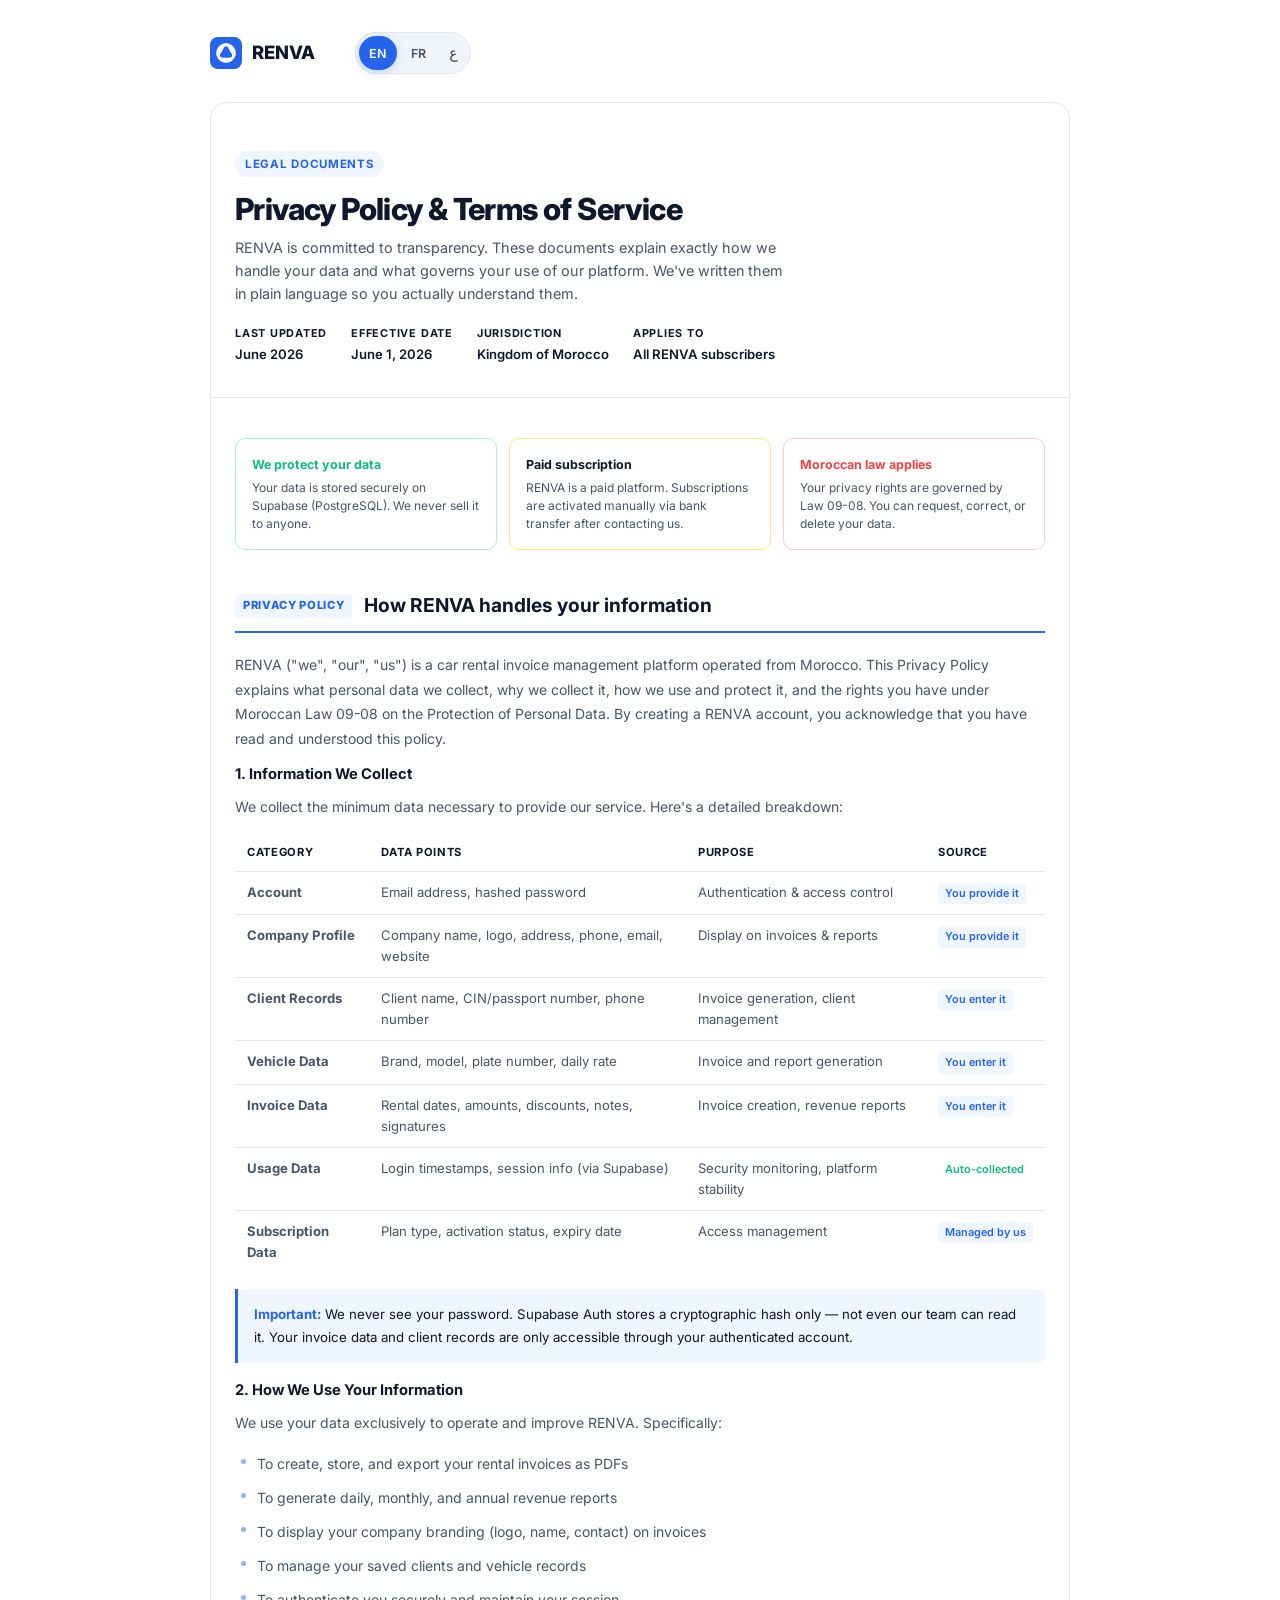
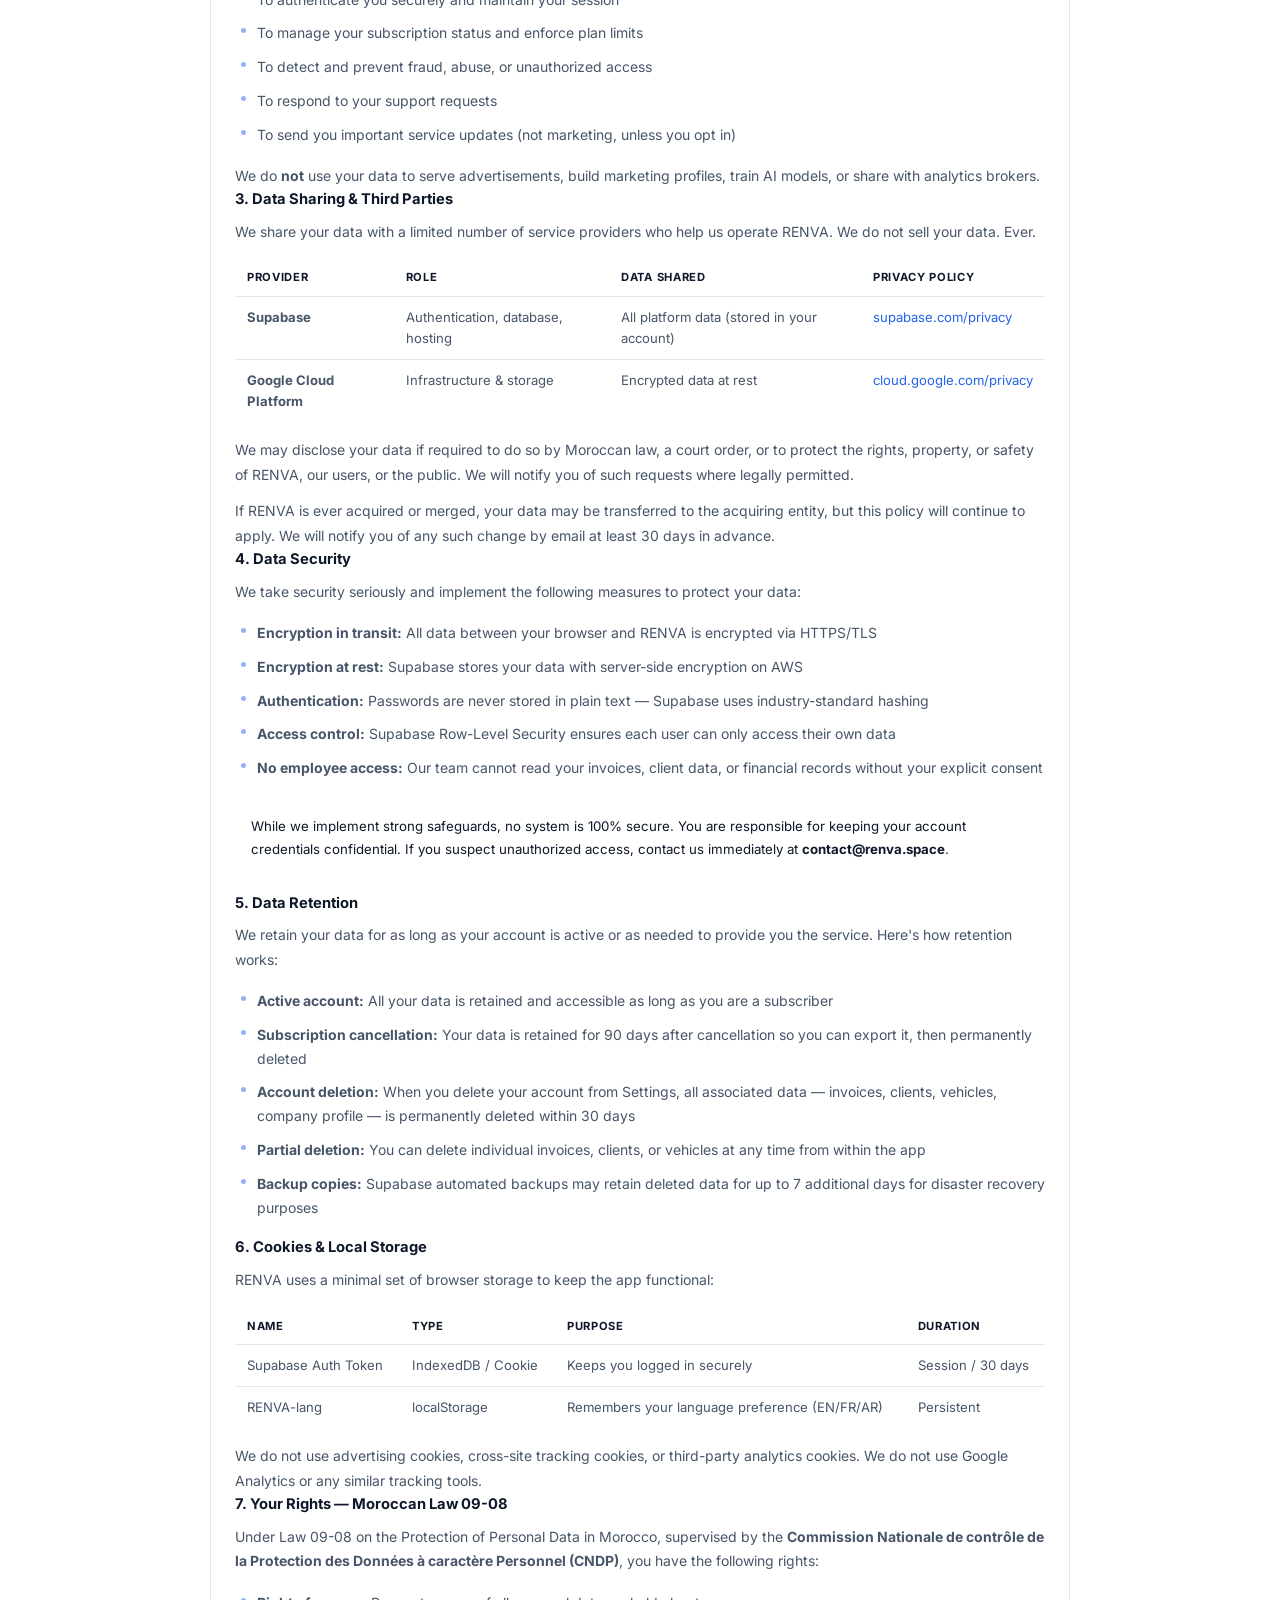
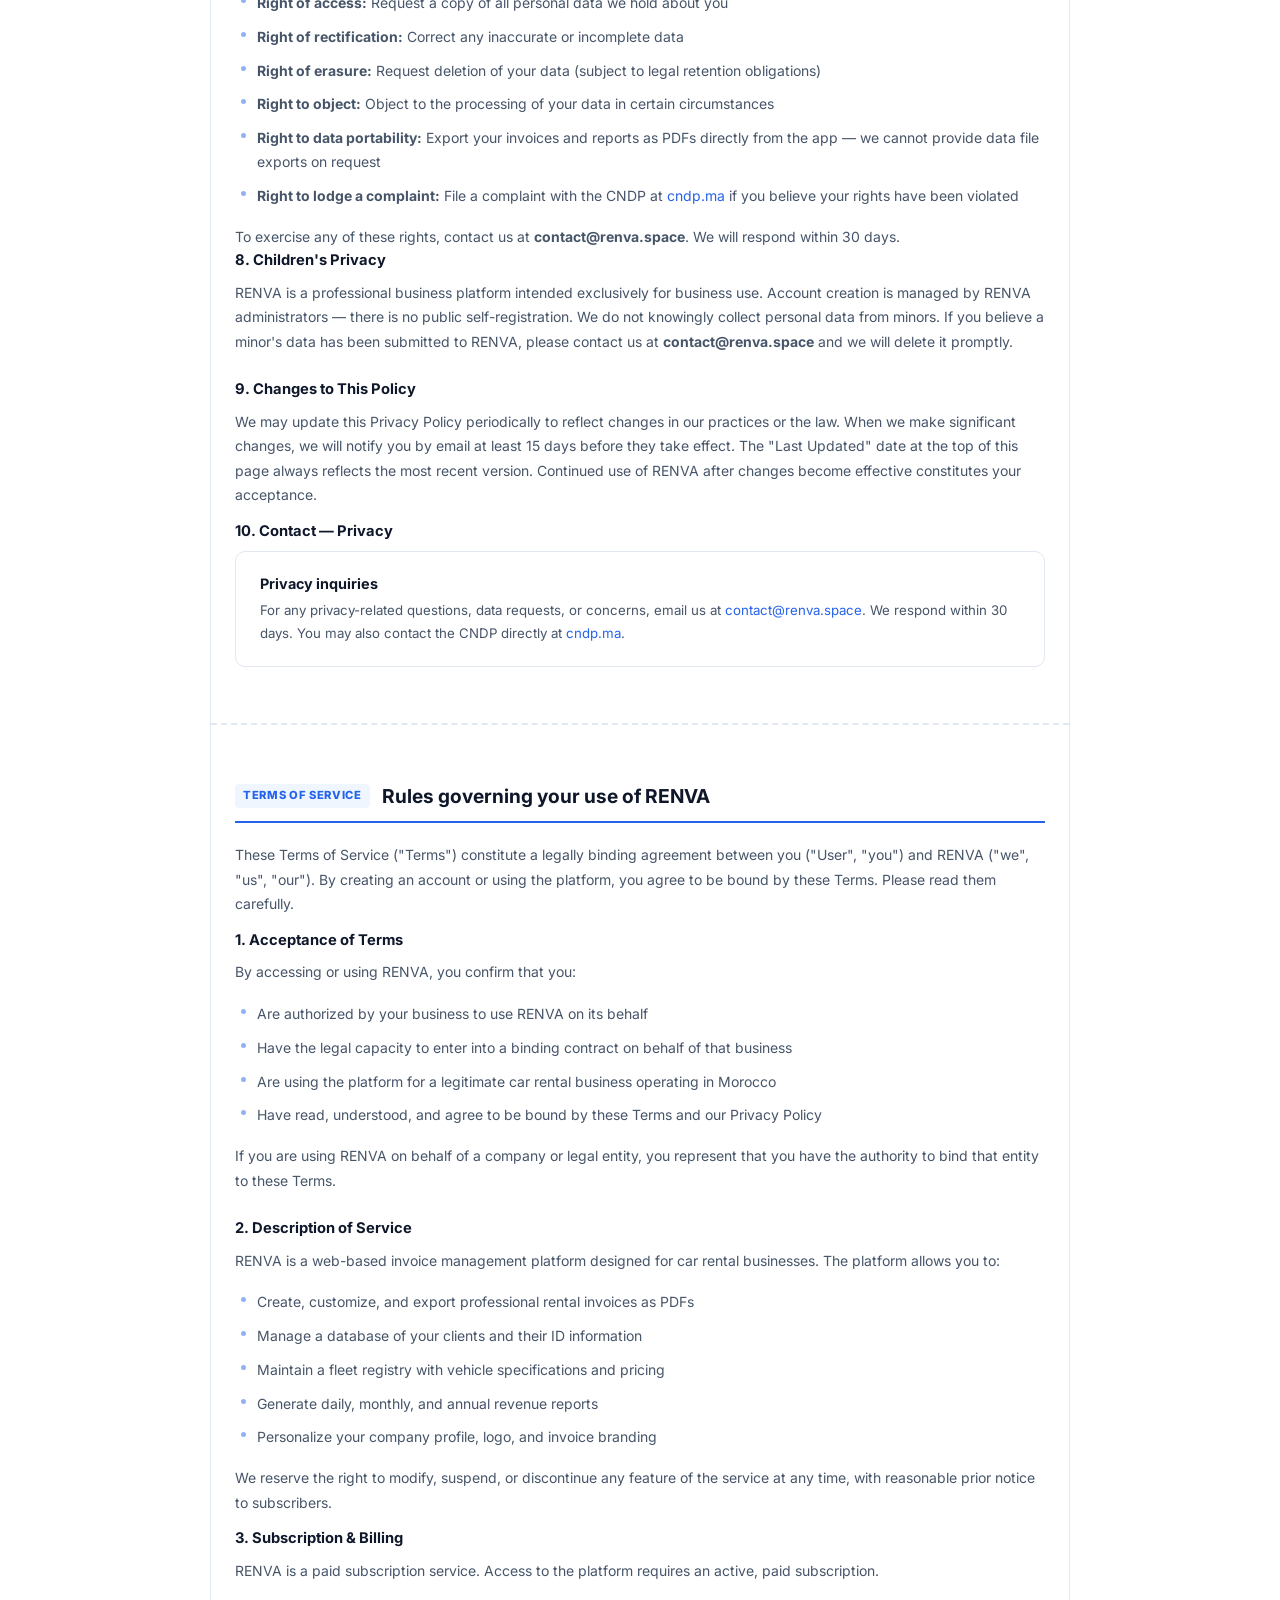
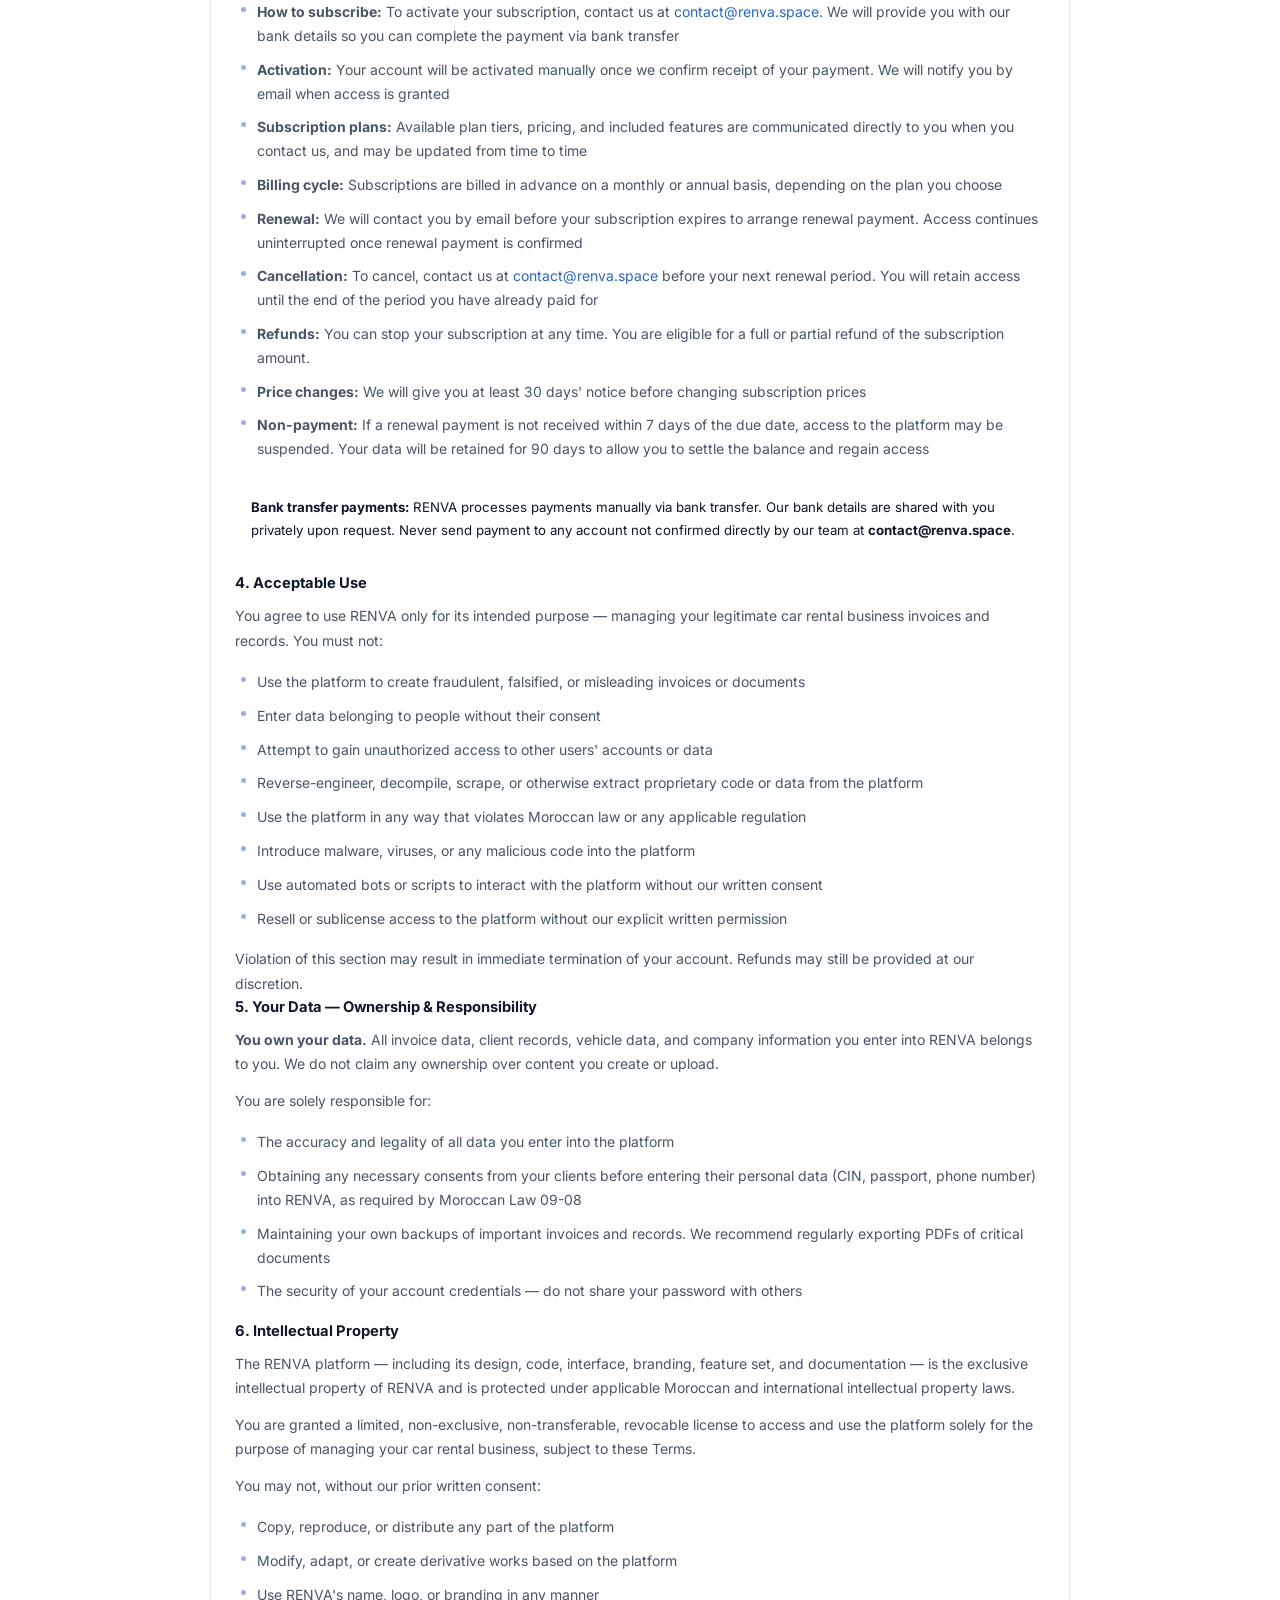
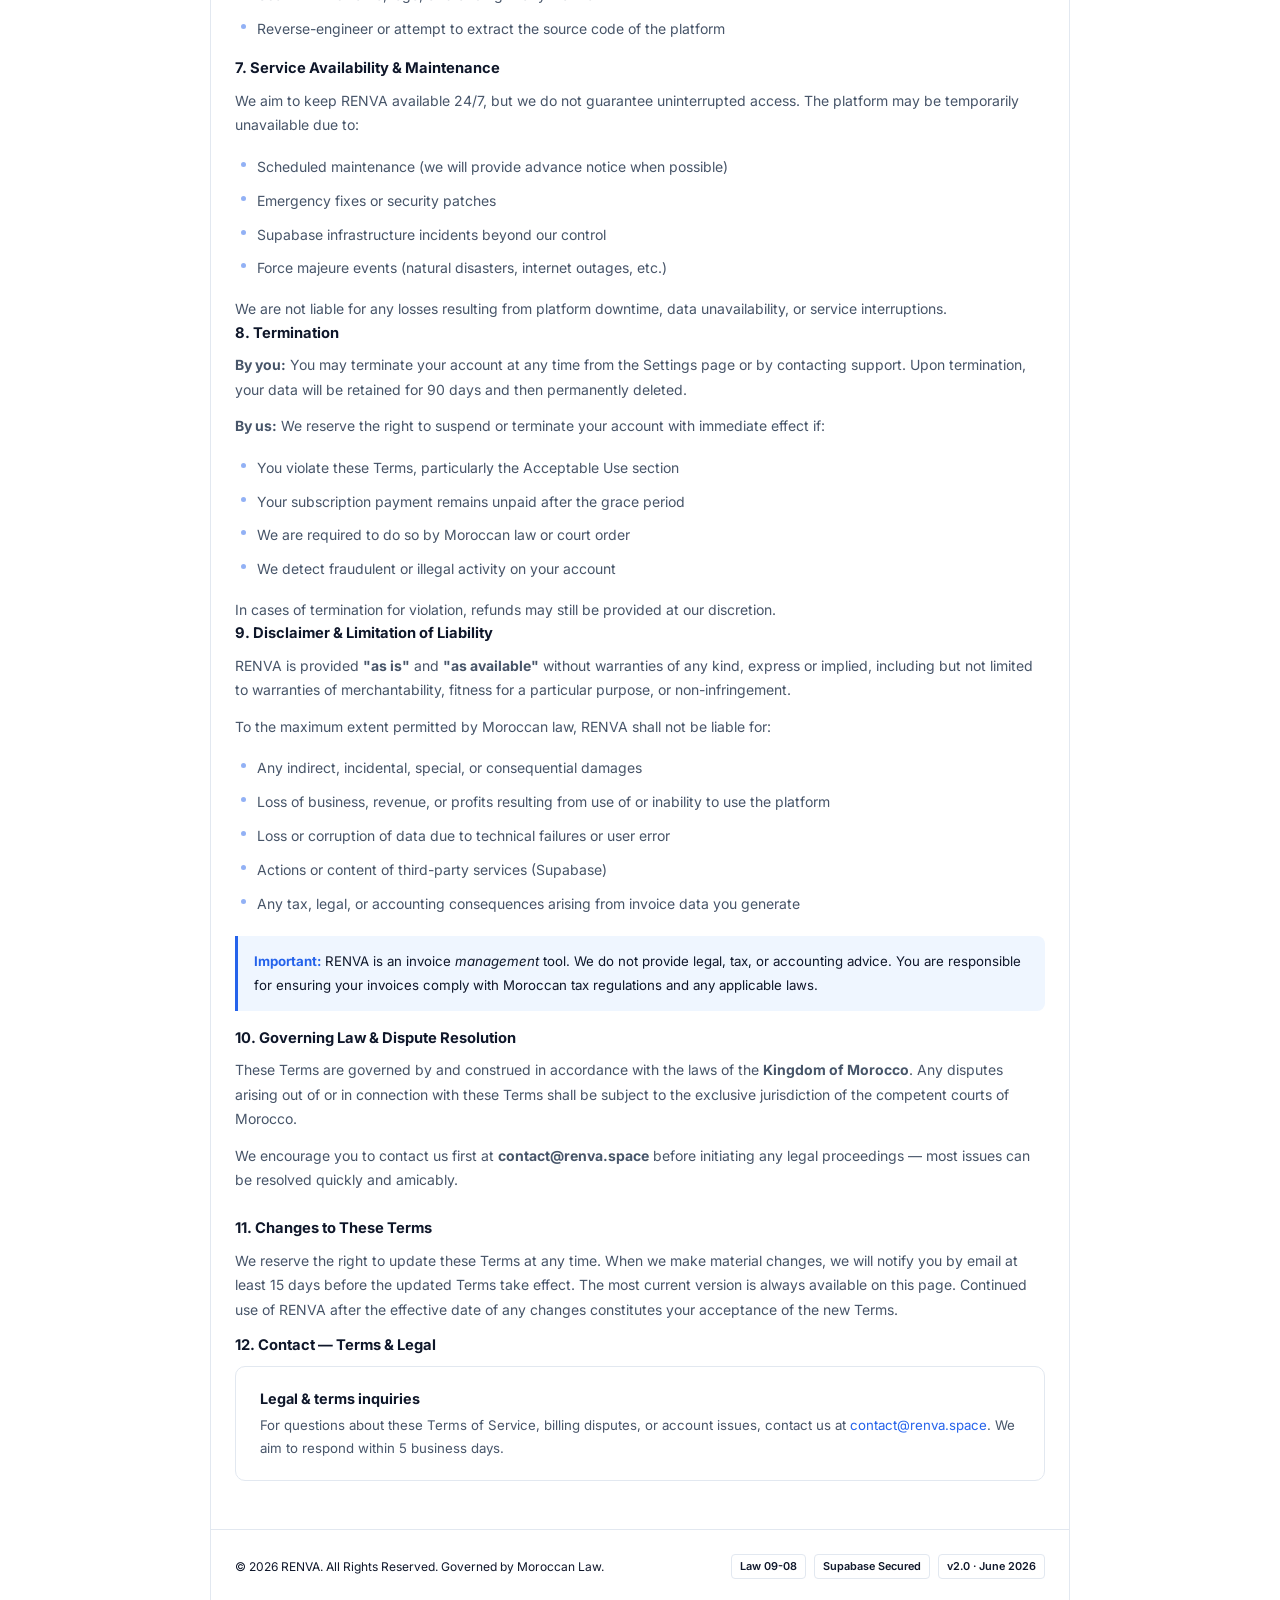
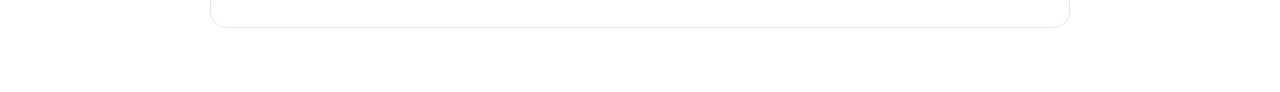
<file: legal.html>
<!DOCTYPE html>
<html lang="en" dir="ltr" data-theme="light">
<head>
  <meta charset="UTF-8" />
  <meta name="viewport" content="width=device-width, initial-scale=1.0" />
  <title>RENVA — Privacy Policy & Terms of Service</title>
  <meta name="description" content="RENVA Privacy Policy and Terms of Service for car rental invoice management platform. Data protection, refund policy, and acceptable use." />
  <meta name="keywords" content="RENVA privacy policy, terms of service rental software, data protection Morocco" />
  <link rel="icon" type="image/png" href="renvafavicon.png" sizes="32x32" />
  <link rel="stylesheet" href="style.css" />
  <link rel="preconnect" href="https://fonts.googleapis.com" />
  <link rel="preconnect" href="https://fonts.gstatic.com" crossorigin />
  <link href="https://fonts.googleapis.com/css2?family=Inter:wght@300;400;500;600;700;800&family=Noto+Sans+Arabic:wght@400;500;600;700&display=swap" rel="stylesheet" />
  <style>
    *, *::before, *::after { box-sizing: border-box; margin: 0; padding: 0; }

    body {
      font-family: 'Inter', 'Noto Sans Arabic', sans-serif;
      background: var(--bg-body);
      color: var(--text-primary);
      min-height: 100vh;
      padding: 32px 20px 64px;
      display: flex; flex-direction: column;
      align-items: center;
    }

    /* ── TOP BAR ── */
    .topbar {
      width: 100%; max-width: 860px;
      display: flex; align-items: center;
      gap: 40px; margin-bottom: 28px;
    }
    .logo {
      display: flex; align-items: center; gap: 10px;
      font-size: 1.15rem; font-weight: 800;
      color: var(--text-primary); text-decoration: none;
    }
    .logo-icon {
      width: 32px; height: 32px; background: var(--primary);
      border-radius: 8px; display: flex; align-items: center;
      justify-content: center; color: #fff; font-weight: 800; font-size: 14px;
    }
    .legal-logo-img { width: 24px; height: 24px; object-fit: contain; }
    .topbar-right { display: flex; align-items: center; gap: 10px; }
    
    /* ── MAIN CARD ── */
    .legal-card {
      width: 100%; max-width: 860px;
      background: var(--bg-surface);
      border: 1px solid var(--border-color);
      border-radius: 16px; padding: 48px 0;
    }

    /* ── HERO ── */
    .legal-hero {
      border-bottom: 1px solid var(--border-color);
      padding: 0 24px 32px; margin-bottom: 40px;
    }
    .legal-hero-badge {
      display: inline-flex; align-items: center; gap: 6px;
      background: var(--primary-light); color: var(--primary);
      font-size: 0.72rem; font-weight: 700; letter-spacing: .06em;
      text-transform: uppercase; padding: 4px 10px; border-radius: 20px;
      margin-bottom: 14px;
    }
    .legal-hero h1 { font-size: 1.9rem; font-weight: 800; line-height: 1.2; margin-bottom: 8px; }
    .legal-hero p { font-size: 0.9rem; color: var(--text-secondary); max-width: 560px; line-height: 1.6; }
    .legal-meta {
      display: flex; gap: 24px; margin-top: 20px; flex-wrap: wrap;
    }
    .legal-meta-item {
      display: flex; flex-direction: column; gap: 2px;
    }
    .legal-meta-item .label {
      font-size: 0.68rem; font-weight: 700; letter-spacing: .07em;
      text-transform: uppercase; color: var(--text-muted);
    }
    .legal-meta-item .value {
      font-size: 0.82rem; font-weight: 600; color: var(--text-primary);
    }

    /* ── QUICK SUMMARY CARDS ── */
    .summary-grid {
      display: grid; grid-template-columns: repeat(3, 1fr);
      gap: 12px; margin-bottom: 40px; padding: 0 24px;
    }
    .summary-card {
      border-radius: 10px; padding: 16px; border: 1px solid;
    }
    .summary-card.green { background: var(--green-light); border-color: #A7F3D0; }
    .summary-card.amber { background: var(--amber-light); border-color: #FDE68A; }
    .summary-card.red { background: var(--red-light); border-color: #FECACA; }
    .summary-card .sc-icon { font-size: 1.4rem; margin-bottom: 6px; }
    .summary-card .sc-title { font-size: 0.78rem; font-weight: 700; margin-bottom: 4px; }
    .summary-card.green .sc-title { color: var(--green); }
    .summary-card.amber .sc-title { color: var(--amber); }
    .summary-card.red .sc-title { color: var(--red); }
    .summary-card .sc-text { font-size: 0.75rem; color: var(--text-secondary); line-height: 1.5; }

    /* ── SECTION ── */
    .doc-section { margin-bottom: 48px; scroll-margin-top: 24px; padding: 0 24px; }
    .doc-section:last-child { margin-bottom: 0; }

    .section-header {
      display: flex; align-items: center; gap: 12px;
      border-bottom: 2px solid var(--primary); padding-bottom: 10px;
      margin-bottom: 20px;
    }
    .section-badge {
      font-size: 0.7rem; font-weight: 800; letter-spacing: .06em;
      text-transform: uppercase; color: var(--primary);
      background: var(--primary-light); padding: 3px 8px; border-radius: 4px;
    }
    .section-title { font-size: 1.2rem; font-weight: 700; }

    h3 {
      font-size: 0.92rem; font-weight: 700;
      color: var(--text-primary); margin: 24px 0 8px;
    }
    h3:first-child { margin-top: 0; }

    p {
      font-size: 0.875rem; line-height: 1.75;
      color: var(--text-secondary); margin-bottom: 12px;
    }
    p:last-child { margin-bottom: 0; }

    ul, ol { padding-left: 0; list-style: none; margin-bottom: 12px; }
    li {
      font-size: 0.875rem; line-height: 1.7;
      color: var(--text-secondary); padding: 5px 0 5px 22px;
      position: relative;
    }
    li::before {
      content: ''; position: absolute; left: 6px; top: 12px;
      width: 5px; height: 5px; border-radius: 50%;
      background: var(--primary); opacity: .5;
    }
    ol { counter-reset: ol-counter; }
    ol li::before {
      content: counter(ol-counter);
      counter-increment: ol-counter;
      background: none; border-radius: 0;
      width: auto; height: auto; top: 6px; left: 0;
      font-size: 0.75rem; font-weight: 700;
      color: var(--primary);
    }

    a { color: var(--primary); text-decoration: none; }
    a:hover { text-decoration: underline; }

    /* ── INFO BOX ── */
    .info-box {
      background: var(--primary-light); border-inline-start: 3px solid var(--primary);
      border-radius: 0 8px 8px 0; padding: 14px 16px; margin: 16px 0;
    }
    body.rtl .info-box { border-radius: 8px 0 0 8px; }
    .info-box p { font-size: 0.83rem; color: var(--text-primary); margin: 0; }
    .info-box strong { color: var(--primary); }

    .warn-box {
      background: var(--amber-light); border-inline-start: 3px solid var(--amber);
      border-radius: 0 8px 8px 0; padding: 14px 16px; margin: 16px 0;
    }
    body.rtl .warn-box { border-radius: 8px 0 0 8px; }
    .warn-box p { font-size: 0.83rem; color: var(--text-primary); margin: 0; }

    /* ── DATA TABLE ── */
    .table-wrap { overflow-x: auto; margin: 16px 0; }
    .data-table { width: 100%; border-collapse: collapse; font-size: 0.82rem; }
    .data-table th {
      text-align: start; padding: 9px 12px;
      background: var(--bg-muted); color: var(--text-muted);
      font-size: 0.7rem; font-weight: 700; letter-spacing: .06em;
      text-transform: uppercase; border-bottom: 1px solid var(--border-color);
    }
    .data-table td {
      padding: 10px 12px; border-bottom: 1px solid var(--border-color);
      color: var(--text-secondary); vertical-align: top;
    }
    .data-table tr:last-child td { border-bottom: none; }
    .data-table tr:hover td { background: var(--bg-muted); }
    .tag {
      display: inline-block; font-size: 0.68rem; font-weight: 600;
      padding: 2px 7px; border-radius: 4px; white-space: nowrap;
    }
    .tag-blue { background: var(--primary-light); color: var(--primary); }
    .tag-green { background: var(--green-light); color: var(--green); }
    .tag-amber { background: var(--amber-light); color: var(--amber); }

    /* ── DIVIDER ── */
    .doc-divider {
      border: none; border-top: 2px dashed var(--border-color);
      margin: 56px 0;
    }

    /* ── CONTACT BLOCK ── */
    .contact-block {
      background: var(--bg-muted); border: 1px solid var(--border-color);
      border-radius: 10px; padding: 20px 24px;
      display: flex; align-items: flex-start; gap: 16px;
    }
    .contact-icon { font-size: 1.6rem; }
    .contact-block h4 { font-size: 0.9rem; font-weight: 700; margin-bottom: 4px; }
    .contact-block p { font-size: 0.83rem; margin: 0; }

    /* ── FOOTER ── */
    .legal-footer {
      margin-top: 48px; padding: 24px 24px 0;
      border-top: 1px solid var(--border-color);
      display: flex; align-items: center; justify-content: space-between;
      flex-wrap: wrap; gap: 12px;
    }
    .legal-footer p { font-size: 0.75rem; color: var(--text-muted); margin: 0; }
    .footer-badges { display: flex; gap: 8px; }
    .footer-badge {
      font-size: 0.68rem; font-weight: 600; padding: 3px 8px;
      border-radius: 4px; background: var(--bg-muted);
      border: 1px solid var(--border-color); color: var(--text-muted);
    }

    /* ── RESPONSIVE ── */
    @media (max-width: 900px) {
      body { padding: 16px 12px 48px; }
      .legal-card { padding: 28px 0; border-radius: 12px; }
      .topbar { gap: 16px; }
      .legal-hero { padding: 0 16px 28px; }
      .legal-hero h1 { font-size: 1.4rem; }
      .summary-grid { padding: 0 16px; grid-template-columns: 1fr; }
      .doc-section { padding: 0 16px; }
      .contact-block { flex-direction: column; gap: 8px; padding: 16px; }
      .legal-footer { flex-direction: column; text-align: center; padding: 20px 16px 0; }
    }
  </style>
</head>
<body>

<!-- TOP BAR -->
<div class="topbar">
  <a class="logo" href="#">
    <div class="logo-icon"><img src="renvalogo.png" alt="RENVA" class="legal-logo-img" /></div>
    RENVA
  </a>
  <div class="topbar-right">
    <div class="lang-switcher">
      <button class="lang-btn" data-lang="en">EN</button>
      <button class="lang-btn" data-lang="fr">FR</button>
      <button class="lang-btn" data-lang="ar">ع</button>
    </div>
    <!-- theme toggle removed -->
  </div>
</div>

<main class="legal-card">

    <!-- HERO -->
    <div class="legal-hero">
      <div class="legal-hero-badge" data-i18n="legal.badge">Legal Documents</div>
      <h1 data-i18n="legal.subtitle">Privacy Policy &amp; Terms of Service</h1>
      <p data-i18n="legal.hero.text">RENVA is committed to transparency. These documents explain exactly how we handle your data and what governs your use of our platform. We've written them in plain language so you actually understand them.</p>
      <div class="legal-meta">
        <div class="legal-meta-item">
          <span class="label" data-i18n="legal.lastUpdated">Last Updated</span>
          <span class="value" data-i18n="legal.hero.lastUpdated">June 2026</span>
        </div>
        <div class="legal-meta-item">
          <span class="label" data-i18n="legal.effectiveDate">Effective Date</span>
          <span class="value" data-i18n="legal.hero.effectiveDate">June 1, 2026</span>
        </div>
        <div class="legal-meta-item">
          <span class="label" data-i18n="legal.jurisdiction">Jurisdiction</span>
          <span class="value" data-i18n="legal.hero.jurisdiction">Kingdom of Morocco</span>
        </div>
        <div class="legal-meta-item">
          <span class="label" data-i18n="legal.appliesTo">Applies To</span>
          <span class="value" data-i18n="legal.hero.appliesTo">All RENVA subscribers</span>
        </div>
      </div>
    </div>

    <!-- QUICK SUMMARY -->
    <div class="summary-grid">
      <div class="summary-card green">

        <div class="sc-title" data-i18n="legal.summary1Title">We protect your data</div>
        <div class="sc-text" data-i18n="legal.summary1Text">Your data is stored securely on Supabase (PostgreSQL). We never sell it to anyone.</div>
      </div>
      <div class="summary-card amber">

        <div class="sc-title" data-i18n="legal.summary2Title">Paid subscription</div>
        <div class="sc-text" data-i18n="legal.summary2Text">RENVA is a paid platform. Subscriptions are activated manually via bank transfer after contacting us.</div>
      </div>
      <div class="summary-card red">

        <div class="sc-title" data-i18n="legal.summary3Title">Moroccan law applies</div>
        <div class="sc-text" data-i18n="legal.summary3Text">Your privacy rights are governed by Law 09-08. You can request, correct, or delete your data.</div>
      </div>
    </div>

    <!-- ══════════════════════════════════════════════ -->
    <!--  PRIVACY POLICY                                -->
    <!-- ══════════════════════════════════════════════ -->
    <div id="privacy" class="doc-section">
      <div class="section-header">
        <span class="section-badge" data-i18n="legal.privacy.title">Privacy Policy</span>
        <span class="section-title" data-i18n="legal.privacy.sectionTitle">How RENVA handles your information</span>
      </div>

      <p data-i18n="legal.privacy.introParagraph">RENVA ("we", "our", "us") is a car rental invoice management platform operated from Morocco. This Privacy Policy explains what personal data we collect, why we collect it, how we use and protect it, and the rights you have under Moroccan Law 09-08 on the Protection of Personal Data. By creating a RENVA account, you acknowledge that you have read and understood this policy.</p>

      <!-- 1. What we collect -->
      <div id="what-we-collect">
        <h3 data-i18n="legal.privacy.dataTitle">1. Information We Collect</h3>
        <p data-i18n="legal.privacy.dataTableIntro">We collect the minimum data necessary to provide our service. Here's a detailed breakdown:</p>

        <div class="table-wrap">
        <table class="data-table">
          <thead>
            <tr>
              <th data-i18n="legal.privacy.dataTable.category">Category</th>
              <th data-i18n="legal.privacy.dataTable.dataPoints">Data Points</th>
              <th data-i18n="legal.privacy.dataTable.purpose">Purpose</th>
              <th data-i18n="legal.privacy.dataTable.source">Source</th>
            </tr>
          </thead>
          <tbody>
            <tr>
              <td><strong data-i18n="legal.privacy.dataTable.categoryAccount">Account</strong></td>
              <td data-i18n="legal.privacy.dataTable.emailHashedPwd">Email address, hashed password</td>
              <td data-i18n="legal.privacy.dataTable.authAccess">Authentication &amp; access control</td>
              <td><span class="tag tag-blue" data-i18n="legal.privacy.dataTable.youProvide">You provide it</span></td>
            </tr>
            <tr>
              <td><strong data-i18n="legal.privacy.dataTable.categoryCompany">Company Profile</strong></td>
              <td data-i18n="legal.privacy.dataTable.companyInfo">Company name, logo, address, phone, email, website</td>
              <td data-i18n="legal.privacy.dataTable.displayInvoices">Display on invoices &amp; reports</td>
              <td><span class="tag tag-blue" data-i18n="legal.privacy.dataTable.youProvide">You provide it</span></td>
            </tr>
            <tr>
              <td><strong data-i18n="legal.privacy.dataTable.categoryClient">Client Records</strong></td>
              <td data-i18n="legal.privacy.dataTable.clientInfoFields">Client name, CIN/passport number, phone number</td>
              <td data-i18n="legal.privacy.dataTable.invoiceGen">Invoice generation, client management</td>
              <td><span class="tag tag-blue" data-i18n="legal.privacy.dataTable.youEnter">You enter it</span></td>
            </tr>
            <tr>
              <td><strong data-i18n="legal.privacy.dataTable.categoryVehicle">Vehicle Data</strong></td>
              <td data-i18n="legal.privacy.dataTable.vehicleFields">Brand, model, plate number, daily rate</td>
              <td data-i18n="legal.privacy.dataTable.invoiceReportGen">Invoice and report generation</td>
              <td><span class="tag tag-blue" data-i18n="legal.privacy.dataTable.youEnter">You enter it</span></td>
            </tr>
            <tr>
              <td><strong data-i18n="legal.privacy.dataTable.categoryInvoice">Invoice Data</strong></td>
              <td data-i18n="legal.privacy.dataTable.invoiceFields">Rental dates, amounts, discounts, notes, signatures</td>
              <td data-i18n="legal.privacy.dataTable.invoiceCreation">Invoice creation, revenue reports</td>
              <td><span class="tag tag-blue" data-i18n="legal.privacy.dataTable.youEnter">You enter it</span></td>
            </tr>
            <tr>
              <td><strong data-i18n="legal.privacy.dataTable.categoryUsage">Usage Data</strong></td>
              <td data-i18n="legal.privacy.dataTable.usageFields">Login timestamps, session info (via Supabase)</td>
              <td data-i18n="legal.privacy.dataTable.securityMonitoring">Security monitoring, platform stability</td>
              <td><span class="tag tag-green" data-i18n="legal.privacy.dataTable.autoCollected">Auto-collected</span></td>
            </tr>
            <tr>
              <td><strong data-i18n="legal.privacy.dataTable.categorySubscription">Subscription Data</strong></td>
              <td data-i18n="legal.privacy.dataTable.subscriptionFields">Plan type, activation status, expiry date</td>
              <td data-i18n="legal.privacy.dataTable.accessManagement">Access management</td>
              <td><span class="tag tag-blue" data-i18n="legal.privacy.dataTable.managedByUs">Managed by us</span></td>
            </tr>
          </tbody>
        </table>
        </div>

        <div class="info-box">
          <p><strong data-i18n="legal.privacy.importantLabel">Important:</strong> <span data-i18n="legal.privacy.securityImportantText">We never see your password. Supabase Auth stores a cryptographic hash only — not even our team can read it. Your invoice data and client records are only accessible through your authenticated account.</span></p>
        </div>
      </div>

      <!-- 2. How we use -->
      <div id="how-we-use">
        <h3 data-i18n="legal.privacy.useTitle">2. How We Use Your Information</h3>
        <p data-i18n="legal.privacy.useIntro">We use your data exclusively to operate and improve RENVA. Specifically:</p>
        <ul>
          <li data-i18n="legal.privacy.useList.createStoreExport">To create, store, and export your rental invoices as PDFs</li>
          <li data-i18n="legal.privacy.useList.generateReports">To generate daily, monthly, and annual revenue reports</li>
          <li data-i18n="legal.privacy.useList.displayBranding">To display your company branding (logo, name, contact) on invoices</li>
          <li data-i18n="legal.privacy.useList.manageSavedClients">To manage your saved clients and vehicle records</li>
          <li data-i18n="legal.privacy.useList.authenticateSession">To authenticate you securely and maintain your session</li>
          <li data-i18n="legal.privacy.useList.manageSubscription">To manage your subscription status and enforce plan limits</li>
          <li data-i18n="legal.privacy.useList.detectFraud">To detect and prevent fraud, abuse, or unauthorized access</li>
          <li data-i18n="legal.privacy.useList.supportRequests">To respond to your support requests</li>
          <li data-i18n="legal.privacy.useList.serviceUpdates">To send you important service updates (not marketing, unless you opt in)</li>
        </ul>
        <p><span data-i18n="legal.privacy.useNoAdsPart1">We do </span><strong data-i18n="legal.privacy.useNoAdsBold">not</strong><span data-i18n="legal.privacy.useNoAdsPart2"> use your data to serve advertisements, build marketing profiles, train AI models, or share with analytics brokers.</span></p>
      </div>

      <!-- 3. Data sharing -->
      <div id="data-sharing">
        <h3 data-i18n="legal.privacy.shareTitle">3. Data Sharing &amp; Third Parties</h3>
        <p data-i18n="legal.privacy.shareIntro">We share your data with a limited number of service providers who help us operate RENVA. We do not sell your data. Ever.</p>

        <div class="table-wrap">
        <table class="data-table">
          <thead>
            <tr>
              <th data-i18n="legal.privacy.shareTable.provider">Provider</th>
              <th data-i18n="legal.privacy.shareTable.role">Role</th>
              <th data-i18n="legal.privacy.shareTable.dataShared">Data Shared</th>
              <th data-i18n="legal.privacy.shareTable.privacyPolicy">Privacy Policy</th>
            </tr>
          </thead>
          <tbody>
            <tr>
              <td><strong data-i18n="legal.privacy.shareTable.firebaseLabel">Supabase</strong></td>
              <td data-i18n="legal.privacy.shareTable.firebaseRole">Authentication, database, hosting</td>
              <td data-i18n="legal.privacy.shareTable.firebaseData">All platform data (stored in your account)</td>
              <td><a data-i18n="legal.privacy.shareTable.firebasePolicyLink" href="https://supabase.com/privacy" target="_blank">supabase.com/privacy</a></td>
            </tr>
            <tr>
              <td><strong data-i18n="legal.privacy.shareTable.gcpLabel">Google Cloud Platform</strong></td>
              <td data-i18n="legal.privacy.shareTable.gcpRole">Infrastructure &amp; storage</td>
              <td data-i18n="legal.privacy.shareTable.gcpData">Encrypted data at rest</td>
              <td><a data-i18n="legal.privacy.shareTable.gcpPolicyLink" href="https://cloud.google.com/privacy" target="_blank">cloud.google.com/privacy</a></td>
            </tr>
          </tbody>
        </table>
        </div>

        <p data-i18n="legal.privacy.shareLegalDisclosure">We may disclose your data if required to do so by Moroccan law, a court order, or to protect the rights, property, or safety of RENVA, our users, or the public. We will notify you of such requests where legally permitted.</p>

        <p data-i18n="legal.privacy.shareAcquisition">If RENVA is ever acquired or merged, your data may be transferred to the acquiring entity, but this policy will continue to apply. We will notify you of any such change by email at least 30 days in advance.</p>
      </div>

      <!-- 4. Security -->
      <div id="data-security">
        <h3 data-i18n="legal.privacy.securityTitle">4. Data Security</h3>
        <p data-i18n="legal.privacy.securityIntro">We take security seriously and implement the following measures to protect your data:</p>
        <ul>
          <li><strong data-i18n="legal.privacy.securityList.encryptTransitLabel">Encryption in transit:</strong> <span data-i18n="legal.privacy.securityList.encryptTransitText">All data between your browser and RENVA is encrypted via HTTPS/TLS</span></li>
          <li><strong data-i18n="legal.privacy.securityList.encryptRestLabel">Encryption at rest:</strong> <span data-i18n="legal.privacy.securityList.encryptRestText">Supabase stores your data with server-side encryption on AWS</span></li>
          <li><strong data-i18n="legal.privacy.securityList.authLabel">Authentication:</strong> <span data-i18n="legal.privacy.securityList.authText">Passwords are never stored in plain text — Supabase uses industry-standard hashing</span></li>
          <li><strong data-i18n="legal.privacy.securityList.accessLabel">Access control:</strong> <span data-i18n="legal.privacy.securityList.accessText">Row-Level Security (RLS) policies ensure each user can only access their own data</span></li>
          <li><strong data-i18n="legal.privacy.securityList.noAccessLabel">No employee access:</strong> <span data-i18n="legal.privacy.securityList.noAccessText">Our team cannot read your invoices, client data, or financial records without your explicit consent</span></li>
        </ul>
        <div class="warn-box">
          <p><span data-i18n="legal.privacy.warnBoxText">While we implement strong safeguards, no system is 100% secure. You are responsible for keeping your account credentials confidential. If you suspect unauthorized access, contact us immediately at </span><strong data-i18n="legal.privacy.warnBoxEmail">contact@renva.space</strong><span data-i18n="legal.privacy.warnBoxPeriod">.</span></p>
        </div>
      </div>

      <!-- 5. Retention -->
      <div id="data-retention">
        <h3 data-i18n="legal.privacy.retainTitle">5. Data Retention</h3>
        <p data-i18n="legal.privacy.retainIntro">We retain your data for as long as your account is active or as needed to provide you the service. Here's how retention works:</p>
        <ul>
          <li><strong data-i18n="legal.privacy.retainList.activeLabel">Active account:</strong> <span data-i18n="legal.privacy.retainList.activeText">All your data is retained and accessible as long as you are a subscriber</span></li>
          <li><strong data-i18n="legal.privacy.retainList.cancelLabel">Subscription cancellation:</strong> <span data-i18n="legal.privacy.retainList.cancelText">Your data is retained for 90 days after cancellation so you can export it, then permanently deleted</span></li>
          <li><strong data-i18n="legal.privacy.retainList.deleteLabel">Account deletion:</strong> <span data-i18n="legal.privacy.retainList.deleteText">When you delete your account from Settings, all associated data — invoices, clients, vehicles, company profile — is permanently deleted within 30 days</span></li>
          <li><strong data-i18n="legal.privacy.retainList.partialLabel">Partial deletion:</strong> <span data-i18n="legal.privacy.retainList.partialText">You can delete individual invoices, clients, or vehicles at any time from within the app</span></li>
          <li><strong data-i18n="legal.privacy.retainList.backupLabel">Backup copies:</strong> <span data-i18n="legal.privacy.retainList.backupText">Supabase automated backups may retain deleted data for up to 7 additional days for disaster recovery purposes</span></li>
        </ul>
      </div>

      <!-- 6. Cookies -->
      <div id="cookies">
        <h3 data-i18n="legal.privacy.cookiesTitle">6. Cookies &amp; Local Storage</h3>
        <p data-i18n="legal.privacy.cookiesIntro">RENVA uses a minimal set of browser storage to keep the app functional:</p>
        <div class="table-wrap">
        <table class="data-table">
          <thead>
            <tr><th data-i18n="legal.privacy.cookiesTable.name">Name</th><th data-i18n="legal.privacy.cookiesTable.type">Type</th><th data-i18n="legal.privacy.cookiesTable.purpose">Purpose</th><th data-i18n="legal.privacy.cookiesTable.duration">Duration</th></tr>
          </thead>
          <tbody>
            <tr>
              <td data-i18n="legal.privacy.cookiesTable.authToken">Supabase Auth Token</td>
              <td data-i18n="legal.privacy.cookiesTable.authTokenType">IndexedDB / Cookie</td>
              <td data-i18n="legal.privacy.cookiesTable.authTokenPurpose">Keeps you logged in securely</td>
              <td data-i18n="legal.privacy.cookiesTable.authTokenDuration">Session / 30 days</td>
            </tr>
            <tr>
              <td data-i18n="legal.privacy.cookiesTable.langName">RENVA-lang</td>
              <td data-i18n="legal.privacy.cookiesTable.langType">localStorage</td>
              <td data-i18n="legal.privacy.cookiesTable.langPurpose">Remembers your language preference (EN/FR/AR)</td>
              <td data-i18n="legal.privacy.cookiesTable.langDuration">Persistent</td>
            </tr>
          </tbody>
        </table>
        </div>
        <p data-i18n="legal.privacy.cookiesNoTracking">We do not use advertising cookies, cross-site tracking cookies, or third-party analytics cookies. We do not use Google Analytics or any similar tracking tools.</p>
      </div>

      <!-- 7. Your rights -->
      <div id="your-rights">
        <h3 data-i18n="legal.privacy.rightsTitle">7. Your Rights — Moroccan Law 09-08</h3>
        <p><span data-i18n="legal.privacy.rightsIntroPart1">Under Law 09-08 on the Protection of Personal Data in Morocco, supervised by the </span><strong data-i18n="legal.privacy.rightsIntroCndp">Commission Nationale de contrôle de la Protection des Données à caractère Personnel (CNDP)</strong><span data-i18n="legal.privacy.rightsIntroPart2">, you have the following rights:</span></p>
        <ul>
          <li><strong data-i18n="legal.privacy.rightsList.accessLabel">Right of access:</strong> <span data-i18n="legal.privacy.rightsList.accessText">Request a copy of all personal data we hold about you</span></li>
          <li><strong data-i18n="legal.privacy.rightsList.rectifyLabel">Right of rectification:</strong> <span data-i18n="legal.privacy.rightsList.rectifyText">Correct any inaccurate or incomplete data</span></li>
          <li><strong data-i18n="legal.privacy.rightsList.erasureLabel">Right of erasure:</strong> <span data-i18n="legal.privacy.rightsList.erasureText">Request deletion of your data (subject to legal retention obligations)</span></li>
          <li><strong data-i18n="legal.privacy.rightsList.objectLabel">Right to object:</strong> <span data-i18n="legal.privacy.rightsList.objectText">Object to the processing of your data in certain circumstances</span></li>
          <li><strong data-i18n="legal.privacy.rightsList.portabilityLabel">Right to data portability:</strong> <span data-i18n="legal.privacy.rightsList.portabilityText">Export your invoices and reports as PDFs directly from the app — we cannot provide data file exports on request</span></li>
          <li><strong data-i18n="legal.privacy.rightsList.complaintLabel">Right to lodge a complaint:</strong> <span data-i18n="legal.privacy.rightsList.complaintTextPart1">File a complaint with the CNDP at </span><a data-i18n="legal.privacy.rightsList.complaintLink" href="https://www.cndp.ma" target="_blank">cndp.ma</a><span data-i18n="legal.privacy.rightsList.complaintTextPart2"> if you believe your rights have been violated</span></li>
        </ul>
        <p><span data-i18n="legal.privacy.rightsContactPart1">To exercise any of these rights, contact us at </span><strong data-i18n="legal.privacy.rightsContactEmail">contact@renva.space</strong><span data-i18n="legal.privacy.rightsContactPart2">. We will respond within 30 days.</span></p>
      </div>

      <!-- 8. Children -->
      <div id="children">
        <h3 data-i18n="legal.privacy.childrenTitle">8. Children's Privacy</h3>
        <p><span data-i18n="legal.privacy.childrenIntroPart1">RENVA is a professional business platform intended exclusively for business use. Account creation is managed by RENVA administrators — there is no public self-registration. We do not knowingly collect personal data from minors. If you believe a minor's data has been submitted to RENVA, please contact us at </span><strong data-i18n="legal.privacy.childrenEmail">contact@renva.space</strong><span data-i18n="legal.privacy.childrenIntroPart2"> and we will delete it promptly.</span></p>
      </div>

      <!-- 9. Changes -->
      <h3 data-i18n="legal.privacy.changesTitle">9. Changes to This Policy</h3>
      <p data-i18n="legal.privacy.changesText">We may update this Privacy Policy periodically to reflect changes in our practices or the law. When we make significant changes, we will notify you by email at least 15 days before they take effect. The "Last Updated" date at the top of this page always reflects the most recent version. Continued use of RENVA after changes become effective constitutes your acceptance.</p>

      <!-- 10. Contact -->
      <div id="privacy-contact">
        <h3 data-i18n="legal.privacy.contactTitle">10. Contact — Privacy</h3>
        <div class="contact-block">

          <div>
            <h4 data-i18n="legal.privacy.contactH4">Privacy inquiries</h4>
            <p><span data-i18n="legal.privacy.contactTextPart1">For any privacy-related questions, data requests, or concerns, email us at </span><a data-i18n="legal.privacy.contactEmailText" href="mailto:contact@renva.space">contact@renva.space</a><span data-i18n="legal.privacy.contactTextPart2">. We respond within 30 days. You may also contact the CNDP directly at </span><a data-i18n="legal.privacy.contactCndpText" href="https://www.cndp.ma" target="_blank">cndp.ma</a><span data-i18n="legal.privacy.contactTextPart3">.</span></p>
          </div>
        </div>
      </div>
    </div>

    <hr class="doc-divider" />

    <!-- ══════════════════════════════════════════════ -->
    <!--  TERMS OF SERVICE                              -->
    <!-- ══════════════════════════════════════════════ -->
    <div id="terms" class="doc-section">
      <div class="section-header">
        <span class="section-badge" data-i18n="legal.terms.title">Terms of Service</span>
        <span class="section-title" data-i18n="legal.terms.sectionTitle">Rules governing your use of RENVA</span>
      </div>

      <p data-i18n="legal.terms.introParagraph">These Terms of Service ("Terms") constitute a legally binding agreement between you ("User", "you") and RENVA ("we", "us", "our"). By creating an account or using the platform, you agree to be bound by these Terms. Please read them carefully.</p>

      <!-- 1. Acceptance -->
      <div id="acceptance">
        <h3 data-i18n="legal.terms.acceptTitle">1. Acceptance of Terms</h3>
        <p data-i18n="legal.terms.acceptConfirm">By accessing or using RENVA, you confirm that you:</p>
        <ul>
          <li data-i18n="legal.terms.acceptList.authorized">Are authorized by your business to use RENVA on its behalf</li>
          <li data-i18n="legal.terms.acceptList.legalCapacity">Have the legal capacity to enter into a binding contract on behalf of that business</li>
          <li data-i18n="legal.terms.acceptList.legitimateBusiness">Are using the platform for a legitimate car rental business operating in Morocco</li>
          <li data-i18n="legal.terms.acceptList.readAgreed">Have read, understood, and agree to be bound by these Terms and our Privacy Policy</li>
        </ul>
        <p data-i18n="legal.terms.acceptCompanyRep">If you are using RENVA on behalf of a company or legal entity, you represent that you have the authority to bind that entity to these Terms.</p>
      </div>

      <!-- 2. Description -->
      <h3 data-i18n="legal.terms.descTitle">2. Description of Service</h3>
      <p data-i18n="legal.terms.descPlatform">RENVA is a web-based invoice management platform designed for car rental businesses. The platform allows you to:</p>
      <ul>
        <li data-i18n="legal.terms.descList.createCustomize">Create, customize, and export professional rental invoices as PDFs</li>
        <li data-i18n="legal.terms.descList.manageClientsDb">Manage a database of your clients and their ID information</li>
        <li data-i18n="legal.terms.descList.fleetRegistry">Maintain a fleet registry with vehicle specifications and pricing</li>
        <li data-i18n="legal.terms.descList.revenueReports">Generate daily, monthly, and annual revenue reports</li>
        <li data-i18n="legal.terms.descList.personalizeProfile">Personalize your company profile, logo, and invoice branding</li>
      </ul>
      <p data-i18n="legal.terms.descModifyRight">We reserve the right to modify, suspend, or discontinue any feature of the service at any time, with reasonable prior notice to subscribers.</p>

      <!-- 3. Subscription -->
      <div id="subscription">
        <h3 data-i18n="legal.terms.subscriptionTitle">3. Subscription &amp; Billing</h3>
        <p data-i18n="legal.terms.subscriptionIntro">RENVA is a paid subscription service. Access to the platform requires an active, paid subscription.</p>
        <ul>
          <li><strong data-i18n="legal.terms.subscriptionList.subscribeLabel">How to subscribe:</strong> <span data-i18n="legal.terms.subscriptionList.subscribeText">To activate your subscription, contact us at </span><a data-i18n="legal.terms.subscriptionList.subscribeEmail" href="mailto:contact@renva.space">contact@renva.space</a><span data-i18n="legal.terms.subscriptionList.subscribeTextPart2">. We will provide you with our bank details so you can complete the payment via bank transfer</span></li>
          <li><strong data-i18n="legal.terms.subscriptionList.activationLabel">Activation:</strong> <span data-i18n="legal.terms.subscriptionList.activationText">Your account will be activated manually once we confirm receipt of your payment. We will notify you by email when access is granted</span></li>
          <li><strong data-i18n="legal.terms.subscriptionList.plansLabel">Subscription plans:</strong> <span data-i18n="legal.terms.subscriptionList.plansText">Available plan tiers, pricing, and included features are communicated directly to you when you contact us, and may be updated from time to time</span></li>
          <li><strong data-i18n="legal.terms.subscriptionList.billingLabel">Billing cycle:</strong> <span data-i18n="legal.terms.subscriptionList.billingText">Subscriptions are billed in advance on a monthly or annual basis, depending on the plan you choose</span></li>
          <li><strong data-i18n="legal.terms.subscriptionList.renewalLabel">Renewal:</strong> <span data-i18n="legal.terms.subscriptionList.renewalText">We will contact you by email before your subscription expires to arrange renewal payment. Access continues uninterrupted once renewal payment is confirmed</span></li>
          <li><strong data-i18n="legal.terms.subscriptionList.cancelLabel">Cancellation:</strong> <span data-i18n="legal.terms.subscriptionList.cancelText">To cancel, contact us at </span><a data-i18n="legal.terms.subscriptionList.cancelEmail" href="mailto:contact@renva.space">contact@renva.space</a><span data-i18n="legal.terms.subscriptionList.cancelTextPart2"> before your next renewal period. You will retain access until the end of the period you have already paid for</span></li>
          <li><strong data-i18n="legal.terms.subscriptionList.refundLabel">Refunds:</strong> <span data-i18n="legal.terms.subscriptionList.refundText">You can stop your subscription at any time. You are eligible for a full or partial refund of the subscription amount.</span></li>
          <li><strong data-i18n="legal.terms.subscriptionList.priceLabel">Price changes:</strong> <span data-i18n="legal.terms.subscriptionList.priceText">We will give you at least 30 days' notice before changing subscription prices</span></li>
          <li><strong data-i18n="legal.terms.subscriptionList.nonPaymentLabel">Non-payment:</strong> <span data-i18n="legal.terms.subscriptionList.nonPaymentText">If a renewal payment is not received within 7 days of the due date, access to the platform may be suspended. Your data will be retained for 90 days to allow you to settle the balance and regain access</span></li>
        </ul>

        <div class="warn-box">
          <p><strong data-i18n="legal.terms.bankWarnLabel">Bank transfer payments:</strong> <span data-i18n="legal.terms.bankWarnTextPart1">RENVA processes payments manually via bank transfer. Our bank details are shared with you privately upon request. Never send payment to any account not confirmed directly by our team at </span><strong data-i18n="legal.terms.bankWarnEmail">contact@renva.space</strong><span data-i18n="legal.terms.bankWarnTextPart2">.</span></p>
        </div>
      </div>

      <!-- 4. Acceptable use -->
      <div id="acceptable-use">
        <h3 data-i18n="legal.terms.acceptableTitle">4. Acceptable Use</h3>
        <p data-i18n="legal.terms.acceptableIntro">You agree to use RENVA only for its intended purpose — managing your legitimate car rental business invoices and records. You must not:</p>
        <ul>
          <li data-i18n="legal.terms.acceptableList.fraudulent">Use the platform to create fraudulent, falsified, or misleading invoices or documents</li>
          <li data-i18n="legal.terms.acceptableList.consent">Enter data belonging to people without their consent</li>
          <li data-i18n="legal.terms.acceptableList.unauthorizedAccess">Attempt to gain unauthorized access to other users' accounts or data</li>
          <li data-i18n="legal.terms.acceptableList.reverseEngineer">Reverse-engineer, decompile, scrape, or otherwise extract proprietary code or data from the platform</li>
          <li data-i18n="legal.terms.acceptableList.illegalUse">Use the platform in any way that violates Moroccan law or any applicable regulation</li>
          <li data-i18n="legal.terms.acceptableList.malware">Introduce malware, viruses, or any malicious code into the platform</li>
          <li data-i18n="legal.terms.acceptableList.bots">Use automated bots or scripts to interact with the platform without our written consent</li>
          <li data-i18n="legal.terms.acceptableList.resell">Resell or sublicense access to the platform without our explicit written permission</li>
        </ul>
        <p data-i18n="legal.terms.acceptableViolation">Violation of this section may result in immediate termination of your account. Refunds may still be provided at our discretion.</p>
      </div>

      <!-- 5. Your data ownership -->
      <div id="your-data-ownership">
        <h3 data-i18n="legal.terms.dataTitle">5. Your Data — Ownership &amp; Responsibility</h3>
        <p><strong data-i18n="legal.terms.dataOwnershipLabel">You own your data.</strong> <span data-i18n="legal.terms.dataOwnershipText">All invoice data, client records, vehicle data, and company information you enter into RENVA belongs to you. We do not claim any ownership over content you create or upload.</span></p>
        <p data-i18n="legal.terms.dataResponsibility">You are solely responsible for:</p>
        <ul>
          <li data-i18n="legal.terms.dataList.accuracy">The accuracy and legality of all data you enter into the platform</li>
          <li data-i18n="legal.terms.dataList.consents">Obtaining any necessary consents from your clients before entering their personal data (CIN, passport, phone number) into RENVA, as required by Moroccan Law 09-08</li>
          <li data-i18n="legal.terms.dataList.backups">Maintaining your own backups of important invoices and records. We recommend regularly exporting PDFs of critical documents</li>
          <li data-i18n="legal.terms.dataList.credentials">The security of your account credentials — do not share your password with others</li>
        </ul>
      </div>

      <!-- 6. IP -->
      <div id="ip">
        <h3 data-i18n="legal.terms.intelTitle">6. Intellectual Property</h3>
        <p data-i18n="legal.terms.intelPlatform">The RENVA platform — including its design, code, interface, branding, feature set, and documentation — is the exclusive intellectual property of RENVA and is protected under applicable Moroccan and international intellectual property laws.</p>
        <p data-i18n="legal.terms.intelLicense">You are granted a limited, non-exclusive, non-transferable, revocable license to access and use the platform solely for the purpose of managing your car rental business, subject to these Terms.</p>
        <p data-i18n="legal.terms.intelNoConsent">You may not, without our prior written consent:</p>
        <ul>
          <li data-i18n="legal.terms.intelList.copy">Copy, reproduce, or distribute any part of the platform</li>
          <li data-i18n="legal.terms.intelList.modify">Modify, adapt, or create derivative works based on the platform</li>
          <li data-i18n="legal.terms.intelList.branding">Use RENVA's name, logo, or branding in any manner</li>
          <li data-i18n="legal.terms.intelList.reverseEngineer">Reverse-engineer or attempt to extract the source code of the platform</li>
        </ul>
      </div>

      <!-- 7. Uptime -->
      <div id="uptime">
        <h3 data-i18n="legal.terms.uptimeTitle">7. Service Availability &amp; Maintenance</h3>
        <p data-i18n="legal.terms.uptimeIntro">We aim to keep RENVA available 24/7, but we do not guarantee uninterrupted access. The platform may be temporarily unavailable due to:</p>
        <ul>
          <li data-i18n="legal.terms.uptimeList.maintenance">Scheduled maintenance (we will provide advance notice when possible)</li>
          <li data-i18n="legal.terms.uptimeList.emergency">Emergency fixes or security patches</li>
          <li data-i18n="legal.terms.uptimeList.infrastructure">Supabase infrastructure incidents beyond our control</li>
          <li data-i18n="legal.terms.uptimeList.forceMajeure">Force majeure events (natural disasters, internet outages, etc.)</li>
        </ul>
        <p data-i18n="legal.terms.uptimeNoLiability">We are not liable for any losses resulting from platform downtime, data unavailability, or service interruptions.</p>
      </div>

      <!-- 8. Termination -->
      <div id="termination">
        <h3 data-i18n="legal.terms.terminationTitle">8. Termination</h3>
        <p><strong data-i18n="legal.terms.terminationByYouLabel">By you:</strong> <span data-i18n="legal.terms.terminationByYouText">You may terminate your account at any time from the Settings page or by contacting support. Upon termination, your data will be retained for 90 days and then permanently deleted.</span></p>
        <p><strong data-i18n="legal.terms.terminationByUsLabel">By us:</strong> <span data-i18n="legal.terms.terminationByUsText">We reserve the right to suspend or terminate your account with immediate effect if:</span></p>
        <ul>
          <li data-i18n="legal.terms.terminationList.breach">You violate these Terms, particularly the Acceptable Use section</li>
          <li data-i18n="legal.terms.terminationList.nonPayment">Your subscription payment remains unpaid after the grace period</li>
          <li data-i18n="legal.terms.terminationList.legalReq">We are required to do so by Moroccan law or court order</li>
          <li data-i18n="legal.terms.terminationList.fraud">We detect fraudulent or illegal activity on your account</li>
        </ul>
        <p data-i18n="legal.terms.terminationNoRefund">In cases of termination for violation, refunds may still be provided at our discretion.</p>
      </div>

      <!-- 9. Disclaimer -->
      <div id="disclaimer">
        <h3 data-i18n="legal.terms.disclaimerTitle">9. Disclaimer &amp; Limitation of Liability</h3>
        <p><span data-i18n="legal.terms.disclaimerAsIsPart1">RENVA is provided </span><strong data-i18n="legal.terms.disclaimerAsIsBold1">"as is"</strong><span data-i18n="legal.terms.disclaimerAsIsPart2"> and </span><strong data-i18n="legal.terms.disclaimerAsIsBold2">"as available"</strong><span data-i18n="legal.terms.disclaimerAsIsPart3"> without warranties of any kind, express or implied, including but not limited to warranties of merchantability, fitness for a particular purpose, or non-infringement.</span></p>
        <p data-i18n="legal.terms.disclaimerLiabilityIntro">To the maximum extent permitted by Moroccan law, RENVA shall not be liable for:</p>
        <ul>
          <li data-i18n="legal.terms.disclaimerList.indirect">Any indirect, incidental, special, or consequential damages</li>
          <li data-i18n="legal.terms.disclaimerList.businessLoss">Loss of business, revenue, or profits resulting from use of or inability to use the platform</li>
          <li data-i18n="legal.terms.disclaimerList.dataLoss">Loss or corruption of data due to technical failures or user error</li>
          <li data-i18n="legal.terms.disclaimerList.thirdParty">Actions or content of third-party services (Supabase, AWS)</li>
          <li data-i18n="legal.terms.disclaimerList.taxLegal">Any tax, legal, or accounting consequences arising from invoice data you generate</li>
        </ul>
        <div class="info-box">
          <p><strong data-i18n="legal.terms.disclaimerInfoBoxLabel">Important:</strong> <span data-i18n="legal.terms.disclaimerInfoBoxPart1">RENVA is an invoice </span><em data-i18n="legal.terms.disclaimerInfoBoxEm">management</em><span data-i18n="legal.terms.disclaimerInfoBoxPart2"> tool. We do not provide legal, tax, or accounting advice. You are responsible for ensuring your invoices comply with Moroccan tax regulations and any applicable laws.</span></p>
        </div>
      </div>

      <!-- 10. Governing Law -->
      <div id="governing-law">
        <h3 data-i18n="legal.terms.lawTitle">10. Governing Law &amp; Dispute Resolution</h3>
        <p><span data-i18n="legal.terms.lawTextPart1">These Terms are governed by and construed in accordance with the laws of the </span><strong data-i18n="legal.terms.lawCountry">Kingdom of Morocco</strong><span data-i18n="legal.terms.lawTextPart2">. Any disputes arising out of or in connection with these Terms shall be subject to the exclusive jurisdiction of the competent courts of Morocco.</span></p>
        <p><span data-i18n="legal.terms.lawContactPart1">We encourage you to contact us first at </span><strong data-i18n="legal.terms.lawContactEmail">contact@renva.space</strong><span data-i18n="legal.terms.lawContactPart2"> before initiating any legal proceedings — most issues can be resolved quickly and amicably.</span></p>
      </div>

      <!-- 11. Changes -->
      <h3 data-i18n="legal.terms.changesTitle">11. Changes to These Terms</h3>
      <p data-i18n="legal.terms.changesText">We reserve the right to update these Terms at any time. When we make material changes, we will notify you by email at least 15 days before the updated Terms take effect. The most current version is always available on this page. Continued use of RENVA after the effective date of any changes constitutes your acceptance of the new Terms.</p>

      <!-- 12. Contact -->
      <div id="terms-contact">
        <h3 data-i18n="legal.terms.contactTitle">12. Contact — Terms &amp; Legal</h3>
        <div class="contact-block">

          <div>
            <h4 data-i18n="legal.terms.contactH4">Legal &amp; terms inquiries</h4>
            <p><span data-i18n="legal.terms.contactTextPart1">For questions about these Terms of Service, billing disputes, or account issues, contact us at </span><a data-i18n="legal.terms.contactEmail" href="mailto:contact@renva.space">contact@renva.space</a><span data-i18n="legal.terms.contactTextPart2">. We aim to respond within 5 business days.</span></p>
          </div>
        </div>
      </div>
    </div>

    <!-- FOOTER -->
    <div class="legal-footer">
      <p><span data-i18n="legal.footer.copyrightLabel">© </span><span id="legalYear"></span><span data-i18n="legal.footer.rightsReserved"> RENVA. All Rights Reserved. Governed by Moroccan Law.</span></p>
      <div class="footer-badges">
        <span class="footer-badge" data-i18n="legal.footer.badgeLaw">Law 09-08</span>
        <span class="footer-badge" data-i18n="legal.footer.badgeFirebase">Supabase Secured</span>
        <span class="footer-badge" data-i18n="legal.footer.badgeVersion">v2.0 · June 2026</span>
      </div>
    </div>

  </main>

<script src="i18n.js?v=7"></script>
<script>
  document.getElementById('legalYear').textContent = new Date().getFullYear();

  // ── Lang switcher (init applies direction + wires buttons) ──
  RENVA_I18N.init();


</script>
</body>
</html>
</file>
<file: style.css>
/* ============================================================
   RENVA — Global Stylesheet
   Design: White bg / Blue accent #2563EB / Dark Mode
   ============================================================ */

/* ── Google Fonts ───────────────────────────────────────── */
@import url('https://fonts.googleapis.com/css2?family=Inter:wght@300;400;500;600;700;800&family=Noto+Sans+Arabic:wght@300;400;500;600;700&display=swap');

/* ── CSS Variables ──────────────────────────────────────── */
:root {
  /* Brand */
  --blue-50:   #eff6ff;
  --blue-100:  #dbeafe;
  --blue-200:  #bfdbfe;
  --blue-500:  #3b82f6;
  --blue-600:  #2563eb;
  --blue-700:  #1d4ed8;
  --blue-800:  #1e40af;
  --blue-900:  #1e3a8a;

  /* Primary */
  --primary:         #2563EB;
  --primary-hover:   #1d4ed8;
  --primary-light:   #eff6ff;
  --primary-glow:    rgba(37, 99, 235, 0.25);

  /* Light Mode */
  --bg-base:         #f8fafc;
  --bg-surface:      #ffffff;
  --bg-elevated:     #ffffff;
  --bg-subtle:       #f1f5f9;
  --bg-overlay:      rgba(255,255,255,0.85);

  --border-color:    #e2e8f0;
  --border-strong:   #cbd5e1;

  --text-primary:    #0f172a;
  --text-secondary:  #475569;
  --text-tertiary:   #94a3b8;
  --text-inverse:    #ffffff;

  --sidebar-bg:      #0f172a;
  --sidebar-text:    #cbd5e1;
  --sidebar-active:  #2563EB;
  --sidebar-hover:   rgba(255,255,255,0.06);
  --sidebar-border:  rgba(255,255,255,0.05);

  /* Shadows */
  --shadow-xs:  0 1px 2px rgba(0,0,0,0.05);
  --shadow-sm:  0 1px 3px rgba(0,0,0,0.08), 0 1px 2px rgba(0,0,0,0.04);
  --shadow-md:  0 4px 6px rgba(0,0,0,0.07), 0 2px 4px rgba(0,0,0,0.04);
  --shadow-lg:  0 10px 15px rgba(0,0,0,0.08), 0 4px 6px rgba(0,0,0,0.04);
  --shadow-xl:  0 20px 25px rgba(0,0,0,0.1),  0 10px 10px rgba(0,0,0,0.04);
  --shadow-blue: 0 8px 24px rgba(37,99,235,0.25);

  /* Radius */
  --radius-sm:  6px;
  --radius-md:  10px;
  --radius-lg:  16px;
  --radius-xl:  20px;
  --radius-2xl: 28px;
  --radius-full: 9999px;

  /* Spacing */
  --sidebar-w: 260px;
  --topbar-h:  64px;

  /* Transitions */
  --t-fast:   150ms ease;
  --t-base:   250ms ease;
  --t-slow:   400ms ease;

  /* Glass */
  --glass-bg:     rgba(255,255,255,0.7);
  --glass-border: rgba(255,255,255,0.6);
  --glass-blur:   16px;

  /* Status Colors */
  --green:    #10b981;
  --green-bg: #ecfdf5;
  --red:      #ef4444;
  --red-bg:   #fef2f2;
  --yellow:   #f59e0b;
  --yellow-bg:#fffbeb;
  --gray:     #6b7280;
  --gray-bg:  #f9fafb;
}

/* ── Dark Mode Variables ─────────────────────────────────── */
[data-theme="dark"] {
  --bg-base:         #0a0f1e;
  --bg-surface:      #111827;
  --bg-elevated:     #1a2235;
  --bg-subtle:       #1e2a3e;
  --bg-overlay:      rgba(17,24,39,0.92);

  --border-color:    #1f2e47;
  --border-strong:   #2d3f5e;

  --text-primary:    #f1f5f9;
  --text-secondary:  #94a3b8;
  --text-tertiary:   #475569;
  --text-inverse:    #0f172a;

  --sidebar-bg:      #080c18;
  --sidebar-text:    #64748b;
  --sidebar-active:  #2563EB;
  --sidebar-hover:   rgba(255,255,255,0.04);
  --sidebar-border:  rgba(255,255,255,0.04);

  --glass-bg:     rgba(17,24,39,0.75);
  --glass-border: rgba(255,255,255,0.06);

  --shadow-sm:  0 1px 3px rgba(0,0,0,0.3);
  --shadow-md:  0 4px 6px rgba(0,0,0,0.35);
  --shadow-lg:  0 10px 15px rgba(0,0,0,0.4);
  --shadow-xl:  0 20px 25px rgba(0,0,0,0.5);

  --green-bg: rgba(16,185,129,0.1);
  --red-bg:   rgba(239,68,68,0.1);
  --yellow-bg:rgba(245,158,11,0.1);
  --gray-bg:  rgba(107,114,128,0.1);
}

/* ── Base Reset ─────────────────────────────────────────── */
*,*::before,*::after { box-sizing: border-box; margin: 0; padding: 0; }
html { scroll-behavior: smooth; -webkit-text-size-adjust: 100%; }

body {
  font-family: 'Inter', 'Noto Sans Arabic', -apple-system, BlinkMacSystemFont, 'Segoe UI', sans-serif;
  font-size: 15px;
  line-height: 1.6;
  color: var(--text-primary);
  background: var(--bg-base);
  transition: background var(--t-base), color var(--t-base);
  -webkit-font-smoothing: antialiased;
  -moz-osx-font-smoothing: grayscale;
}

img { max-width: 100%; display: block; }
a   { color: var(--primary); text-decoration: none; }
button { cursor: pointer; font-family: inherit; touch-action: manipulation; }
a { touch-action: manipulation; }
input, textarea, select { font-family: inherit; touch-action: manipulation; }
ul, ol { list-style: none; }

/* ── Typography ─────────────────────────────────────────── */
h1 { font-size: clamp(1.6rem, 3vw, 2.25rem); font-weight: 800; letter-spacing: -0.02em; }
h2 { font-size: clamp(1.3rem, 2.5vw, 1.75rem); font-weight: 700; letter-spacing: -0.015em; }
h3 { font-size: 1.25rem; font-weight: 600; }
h4 { font-size: 1.05rem; font-weight: 600; }
p  { color: var(--text-secondary); }

/* ── Glass Card ─────────────────────────────────────────── */
.glass-card {
  background: var(--glass-bg);
  border: 1px solid var(--glass-border);
  backdrop-filter: blur(var(--glass-blur));
  -webkit-backdrop-filter: blur(var(--glass-blur));
  border-radius: var(--radius-xl);
  box-shadow: var(--shadow-md);
  transition: transform var(--t-base), box-shadow var(--t-base);
  opacity: 0;
  transform: translateY(16px);
}
.glass-card.visible {
  opacity: 1;
  transform: translateY(0);
}
.glass-card:hover {
  transform: translateY(-2px);
  box-shadow: var(--shadow-lg);
}

/* ── Buttons ────────────────────────────────────────────── */
.btn {
  display: inline-flex;
  align-items: center;
  justify-content: center;
  gap: 8px;
  padding: 10px 20px;
  border: none;
  border-radius: var(--radius-md);
  font-size: 0.9rem;
  font-weight: 600;
  letter-spacing: 0.01em;
  cursor: pointer;
  transition: all var(--t-fast);
  position: relative;
  overflow: hidden;
  white-space: nowrap;
}
.btn::after {
  content: '';
  position: absolute;
  inset: 0;
  background: rgba(255,255,255,0);
  transition: background var(--t-fast);
}
.btn:hover::after { background: rgba(255,255,255,0.08); }
.btn:active       { transform: scale(0.98); }
.btn:disabled     { opacity: 0.6; cursor: not-allowed; }

.btn-primary {
  background: var(--primary);
  color: #fff;
  box-shadow: 0 4px 14px var(--primary-glow);
}
.btn-primary:hover { background: var(--primary-hover); }

.btn-secondary {
  background: var(--bg-subtle);
  color: var(--text-primary);
  border: 1px solid var(--border-color);
}
.btn-secondary:hover { background: var(--border-color); }

.btn-ghost {
  background: transparent;
  color: var(--text-secondary);
  border: 1px solid var(--border-color);
}
.btn-ghost:hover { background: var(--bg-subtle); }

.btn-icon {
  display: inline-flex;
  align-items: center;
  justify-content: center;
  width: 32px;
  height: 32px;
  border: none;
  border-radius: var(--radius-sm);
  background: transparent;
  color: var(--text-tertiary);
  cursor: pointer;
  transition: all var(--t-fast);
}
.btn-icon:hover { background: var(--bg-subtle); color: var(--text-primary); }
.btn-icon svg   { width: 16px; height: 16px; }

.btn.loading .btn-text::after {
  content: '';
  display: inline-block;
  width: 14px; height: 14px;
  border: 2px solid rgba(255,255,255,0.4);
  border-top-color: #fff;
  border-radius: 50%;
  animation: spin 0.6s linear infinite;
  margin-inline-start: 8px;
  vertical-align: middle;
}

.btn-lg { padding: 13px 28px; font-size: 1rem; }
.btn-sm { padding: 7px 14px; font-size: 0.8rem; }
.btn-full { width: 100%; }

/* ── Forms ──────────────────────────────────────────────── */
.form-group { margin-bottom: 20px; }

.form-label {
  display: block;
  font-size: 0.875rem;
  font-weight: 500;
  color: var(--text-secondary);
  margin-bottom: 6px;
}

.form-input,
.form-textarea,
.form-select {
  width: 100%;
  padding: 10px 14px;
  background: var(--bg-surface);
  border: 1.5px solid var(--border-color);
  border-radius: var(--radius-md);
  color: var(--text-primary);
  font-size: 0.95rem;
  transition: border-color var(--t-fast), box-shadow var(--t-fast);
  outline: none;
  appearance: none;
}
.form-input:focus,
.form-textarea:focus,
.form-select:focus {
  border-color: var(--primary);
  box-shadow: 0 0 0 3px var(--primary-glow);
}
.form-input::placeholder,
.form-textarea::placeholder { color: var(--text-tertiary); }

.form-textarea { resize: vertical; min-height: 90px; }

.form-hint {
  font-size: 0.78rem;
  color: var(--text-tertiary);
  margin-top: 4px;
}

.form-message { font-size: 0.88rem; padding: 8px 12px; border-radius: var(--radius-sm); margin-top: 10px; display: none; }
.form-message.success { background: var(--green-bg); color: var(--green); display: block; }
.form-message.error   { background: var(--red-bg); color: var(--red); display: block; }

/* ── Badges ─────────────────────────────────────────────── */
.badge {
  display: inline-flex;
  align-items: center;
  padding: 3px 10px;
  border-radius: var(--radius-full);
  font-size: 0.75rem;
  font-weight: 600;
  letter-spacing: 0.02em;
  text-transform: uppercase;
}
.badge-paid    { background: var(--green-bg);  color: var(--green); }
.badge-pending { background: var(--yellow-bg); color: var(--yellow); }
.badge-overdue { background: var(--red-bg);    color: var(--red); }
.badge-draft   { background: var(--gray-bg);   color: var(--gray); }

/* ── Language Switcher ──────────────────────────────────── */
.lang-switcher {
  display: flex;
  gap: 4px;
  background: var(--bg-subtle);
  border: 1px solid var(--border-color);
  border-radius: var(--radius-full);
  padding: 3px;
}
.lang-btn {
  padding: 4px 10px;
  border: none;
  border-radius: var(--radius-full);
  font-size: 0.78rem;
  font-weight: 600;
  color: var(--text-secondary);
  background: transparent;
  cursor: pointer;
  transition: all var(--t-fast);
  letter-spacing: 0.02em;
}
.lang-btn.active {
  background: var(--primary);
  color: #fff;
  box-shadow: 0 2px 8px var(--primary-glow);
}
.lang-btn:hover:not(.active) { background: var(--border-color); }

/* ── Toast Notifications ────────────────────────────────── */
.toast {
  position: fixed;
  bottom: 24px;
  inset-inline-end: 24px;
  padding: 12px 20px;
  border-radius: var(--radius-md);
  font-size: 0.9rem;
  font-weight: 500;
  color: #fff;
  z-index: 9999;
  transform: translateY(16px);
  opacity: 0;
  transition: all var(--t-base);
  max-width: 320px;
  box-shadow: var(--shadow-xl);
  pointer-events: none;
}
.toast.show { transform: translateY(0); opacity: 1; }
.toast-success { background: var(--green); }
.toast-error   { background: var(--red); }

/* ── Skeleton Loading ───────────────────────────────────── */
@keyframes shimmer {
  0%   { background-position: -200% 0; }
  100% { background-position:  200% 0; }
}
.skeleton .stat-value,
.skeleton .stat-label {
  background: linear-gradient(90deg,
    var(--border-color) 25%,
    var(--bg-subtle) 50%,
    var(--border-color) 75%
  );
  background-size: 200% 100%;
  animation: shimmer 1.5s infinite;
  border-radius: var(--radius-sm);
  color: transparent !important;
  user-select: none;
}

/* ── Animations ─────────────────────────────────────────── */
@keyframes spin { to { transform: rotate(360deg); } }

@keyframes fadeInUp {
  from { opacity: 0; transform: translateY(20px); }
  to   { opacity: 1; transform: translateY(0); }
}

@keyframes fadeIn {
  from { opacity: 0; }
  to   { opacity: 1; }
}

@keyframes countPop {
  0%   { transform: scale(1); }
  50%  { transform: scale(1.04); }
  100% { transform: scale(1); }
}

.fade-in        { animation: fadeIn    var(--t-base) both; }
.fade-in-up     { animation: fadeInUp  var(--t-slow) both; }
.count-animate  { animation: countPop  0.4s ease; }

.fade-in-row { animation: fadeInUp 0.35s ease both; }

/* ── Divider ────────────────────────────────────────────── */
.divider { height: 1px; background: var(--border-color); margin: 20px 0; }

/* ── Scrollbar ──────────────────────────────────────────── */
::-webkit-scrollbar { width: 6px; height: 6px; }
::-webkit-scrollbar-track { background: transparent; }
::-webkit-scrollbar-thumb { background: var(--border-strong); border-radius: 4px; }
::-webkit-scrollbar-thumb:hover { background: var(--text-tertiary); }

/* ── Utility ────────────────────────────────────────────── */
.hidden   { display: none !important; }
.sr-only  { position:absolute; width:1px; height:1px; overflow:hidden; clip:rect(0,0,0,0); }
.text-muted { color: var(--text-tertiary); }
.text-sm    { font-size: 0.875rem; }
.fw-600     { font-weight: 600; }
.mt-0  { margin-top: 0; }
.flex  { display: flex; }
.items-center { align-items: center; }
.gap-2 { gap: 8px; }
.gap-3 { gap: 12px; }

/* ── RTL Adjustments ────────────────────────────────────── */
[dir="rtl"] .toast { inset-inline-end: 24px; inset-inline-start: auto; }
[dir="rtl"] body   { letter-spacing: 0; }

/* ── Responsive ─────────────────────────────────────────── */
@media (max-width: 768px) {
  .lang-switcher { gap: 2px; }
  .lang-btn { padding: 3px 8px; font-size: 0.72rem; }
  .toast { bottom: 16px; inset-inline-end: 16px; max-width: calc(100vw - 32px); }
  .topbar-actions { gap: 6px; }
}

@media (max-width: 480px) {
  .hide-xs { display: none; }
  .topbar-actions .btn-sm span { display: none; }
  .topbar-actions .btn-sm { padding: 0; width: 40px; height: 40px; border-radius: 50%; justify-content: center; gap: 0; min-width: 0; }
  .topbar-actions .btn-sm svg { width: 18px; height: 18px; margin: 0; }
  .year-selector label { display: none; }
  .monthly-table-wrap { overflow-x: auto; }
}

@media (hover: none) and (pointer: coarse) {
  .btn-icon:hover, .btn-icon:active { background: transparent; color: var(--text-tertiary); }
  .nav-item:hover { background: transparent; color: var(--sidebar-text); }
  .nav-item:hover svg { opacity: 0.7; }
  .glass-card:hover { transform: none; box-shadow: var(--shadow-md); }
  .section-card:hover { box-shadow: none; }
  .btn:hover::after { background: transparent; }
  .btn-primary:hover { background: var(--primary); }
  .btn-secondary:hover { background: var(--bg-subtle); }
  .btn-ghost:hover { background: transparent; }
}

/* ── Auth gate: hide content until auth state resolves ───── */
body:not(.auth-checked) .sidebar,
body:not(.auth-checked) .main-content { visibility: hidden; }
</file>
